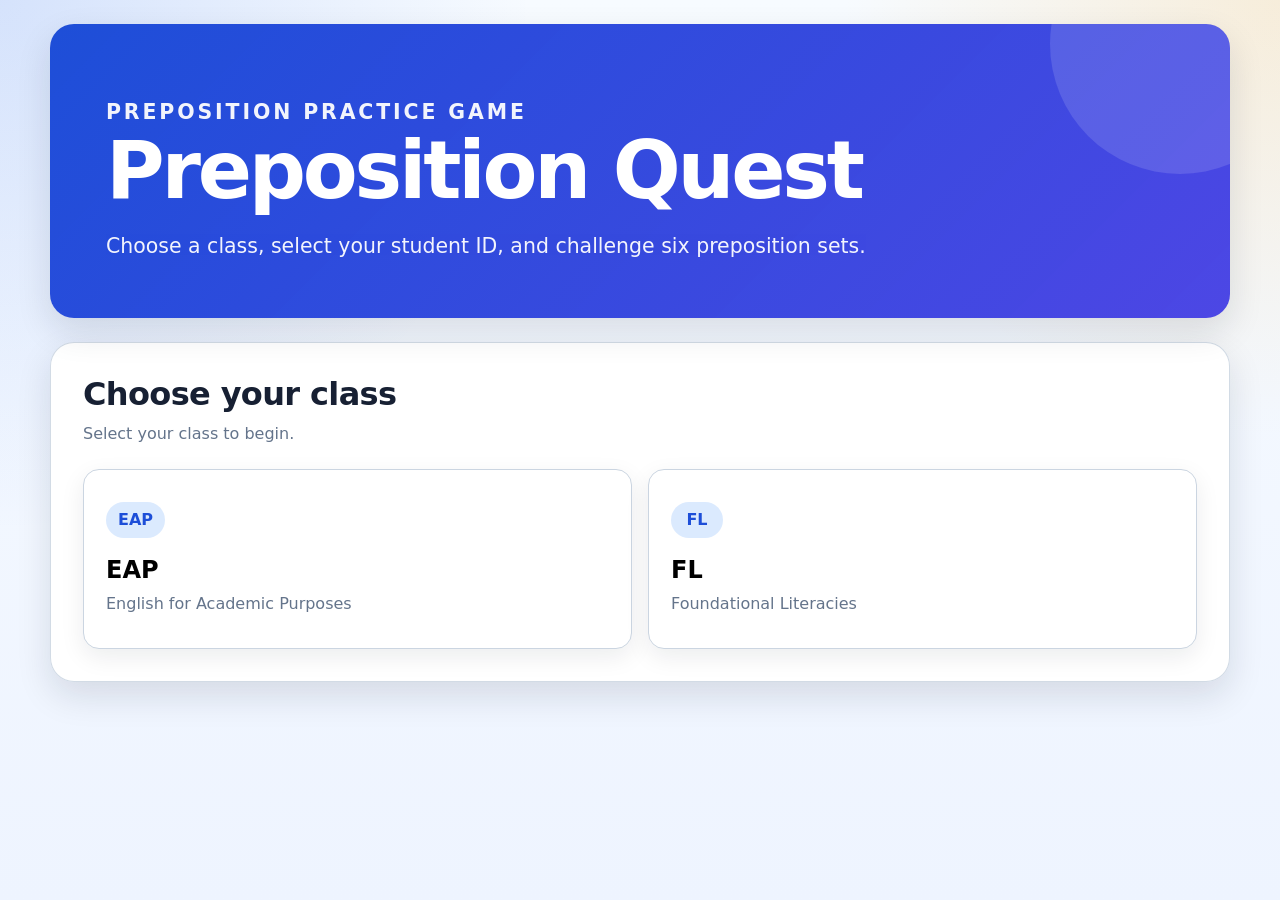
<file: index.html>
<!DOCTYPE html>
<html lang="en">
<head>
  <meta charset="UTF-8">
  <meta name="viewport" content="width=device-width, initial-scale=1, viewport-fit=cover">
  <meta name="theme-color" content="#1d4ed8">
  <meta name="description" content="A responsive preposition practice app for EAP and FL students.">
  <title>Preposition Quest</title>
  <link rel="stylesheet" href="styles.css?v=17">
</head>
<body>
  <div id="app" class="app-shell" aria-live="polite"></div>
  <noscript>This app requires JavaScript.</noscript>
  <script src="config.js?v=17"></script>
  <script src="app.js?v=17" defer></script>
  <script src="backend.js?v=17" defer></script>
  <script src="ui-tweaks.js?v=17" defer></script>
  <script src="gpt-button.js?v=17" defer></script>
  <script src="developer-mode.js?v=17" defer></script>
  <script src="question-order.js?v=17" defer></script>
  <script src="homework-goal.js?v=17" defer></script>
  <script src="achievement-preview.js?v=17" defer></script>
  <script src="achievement-gpt-link.js?v=17" defer></script>
  <script src="exercise-goal-compact.js?v=17" defer></script>
</body>
</html>
</file>
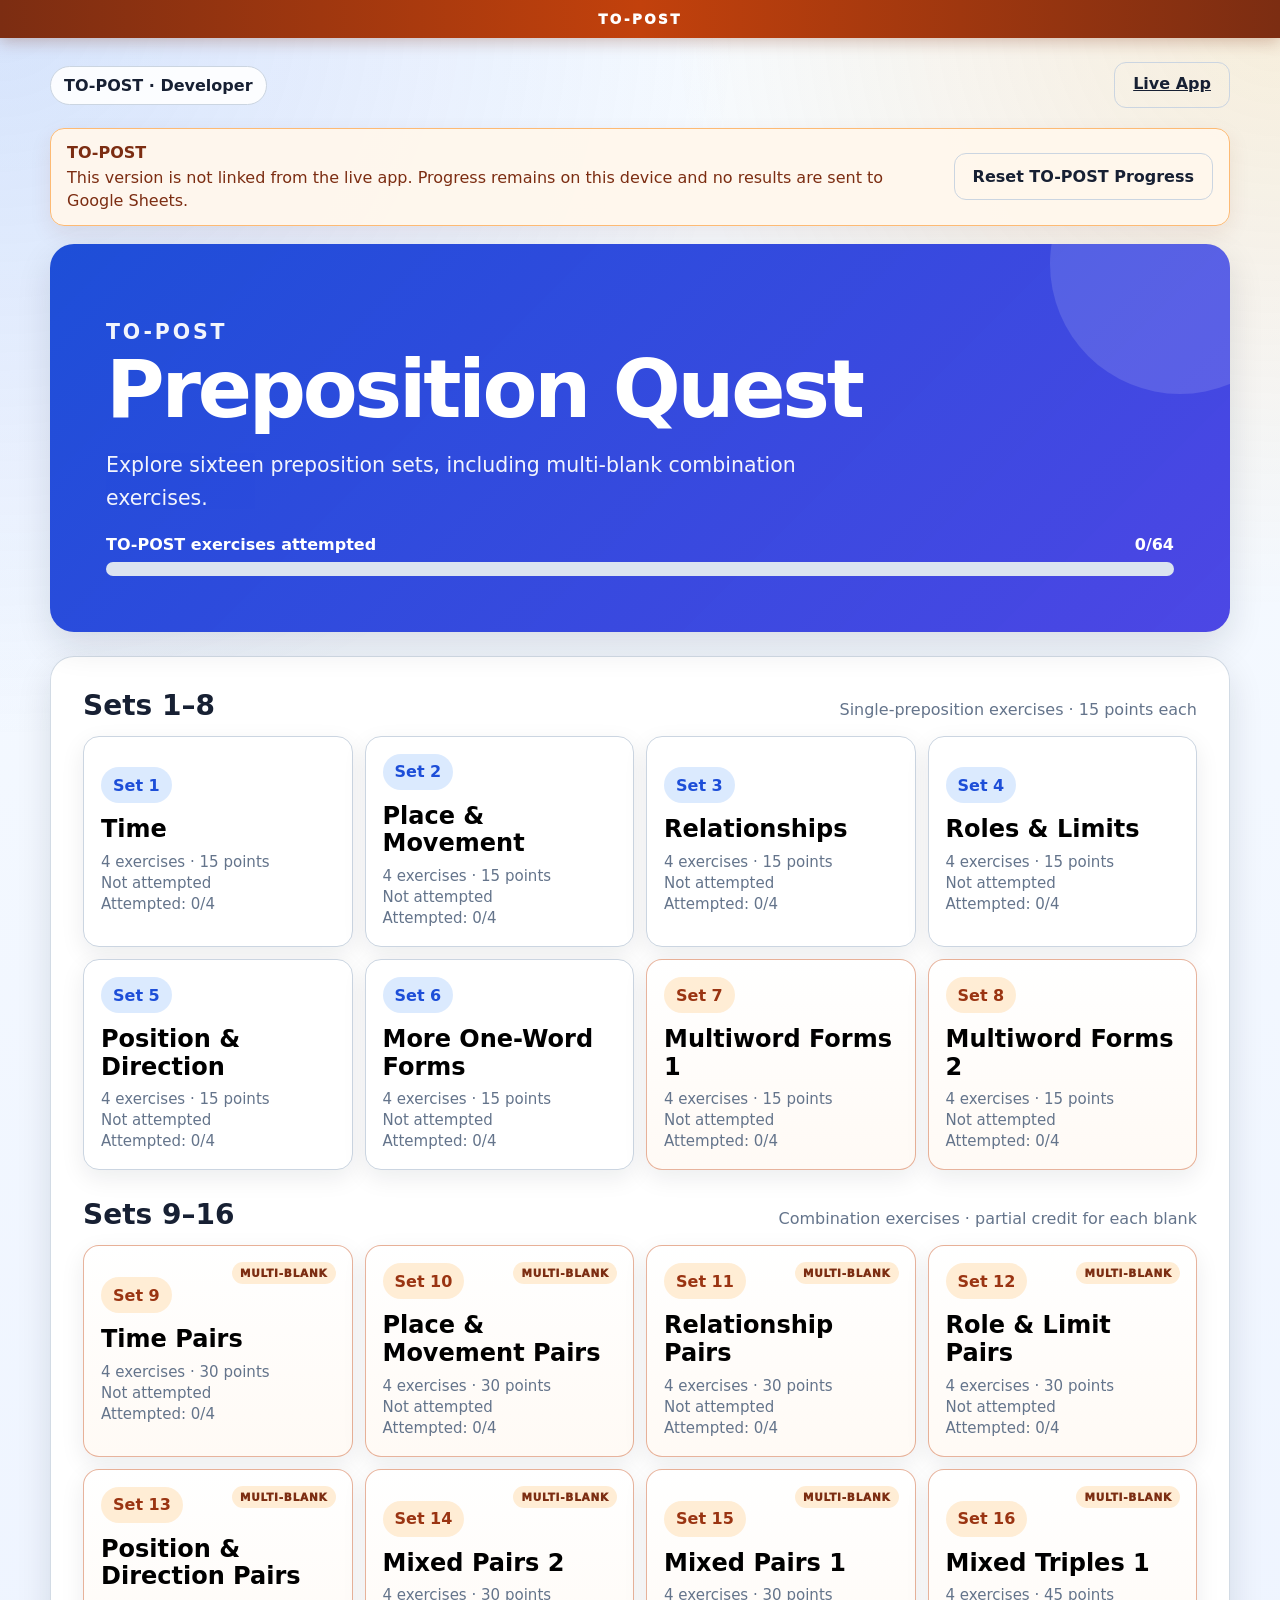
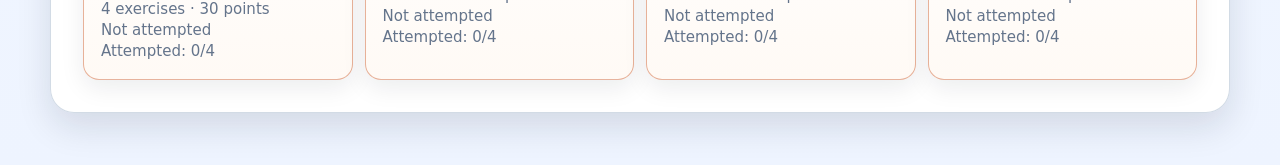
<file: to-post/index.html>
<!DOCTYPE html>
<html lang="en">
<head>
  <meta charset="UTF-8">
  <meta name="viewport" content="width=device-width, initial-scale=1, viewport-fit=cover">
  <meta name="theme-color" content="#1d4ed8">
  <meta name="robots" content="noindex, nofollow, noarchive">
  <meta name="description" content="TO-POST staging version of Preposition Quest.">
  <title>TO-POST | Preposition Quest</title>
  <link rel="stylesheet" href="../styles.css?v=17">
  <link rel="stylesheet" href="to-post.css?v=2">
  <link rel="stylesheet" href="word-bank-compact.css?v=1">
  <link rel="stylesheet" href="dashboard-compact.css?v=1">
</head>
<body>
  <div class="to-post-ribbon" aria-label="TO-POST staging version">TO-POST</div>
  <div id="app" class="app-shell" aria-live="polite"></div>
  <noscript>This app requires JavaScript.</noscript>
  <script src="data-loader.js?v=11" defer></script>
  <script src="app.js?v=5" defer></script>
</body>
</html>
</file>
<file: styles.css>
:root {
  --bg: #eef4ff;
  --surface: #ffffff;
  --surface-2: #f8fafc;
  --text: #172033;
  --muted: #64748b;
  --primary: #1d4ed8;
  --primary-2: #2563eb;
  --primary-soft: #dbeafe;
  --accent: #f59e0b;
  --success: #15803d;
  --success-soft: #dcfce7;
  --danger: #b91c1c;
  --danger-soft: #fee2e2;
  --border: #cbd5e1;
  --focus: #f97316;
  --shadow: 0 14px 35px rgba(15, 23, 42, 0.12);
  --radius-lg: 24px;
  --radius-md: 16px;
  --radius-sm: 10px;
  --safe-bottom: env(safe-area-inset-bottom, 0px);
}

* {
  box-sizing: border-box;
}

html {
  min-height: 100%;
  background: var(--bg);
}

body {
  margin: 0;
  min-height: 100vh;
  color: var(--text);
  font-family: Inter, ui-sans-serif, system-ui, -apple-system, BlinkMacSystemFont,
    "Segoe UI", "Noto Sans", "Noto Sans JP", sans-serif;
  background:
    radial-gradient(circle at top left, rgba(37, 99, 235, 0.16), transparent 34%),
    radial-gradient(circle at top right, rgba(245, 158, 11, 0.15), transparent 28%),
    linear-gradient(180deg, #f7fbff 0%, var(--bg) 100%);
}

button,
input,
select {
  font: inherit;
}

button {
  touch-action: manipulation;
}

button:focus-visible,
[tabindex]:focus-visible {
  outline: 4px solid rgba(249, 115, 22, 0.35);
  outline-offset: 3px;
}

.app-shell {
  min-height: 100vh;
}

.page {
  width: min(1180px, calc(100% - 28px));
  margin: 0 auto;
  padding: 24px 0 52px;
}

.page.exercise-page {
  width: min(1280px, calc(100% - 24px));
}

.hero {
  position: relative;
  overflow: hidden;
  padding: clamp(28px, 5vw, 56px);
  border-radius: var(--radius-lg);
  color: white;
  background:
    linear-gradient(135deg, rgba(29, 78, 216, 0.98), rgba(79, 70, 229, 0.94)),
    #1d4ed8;
  box-shadow: var(--shadow);
}

.hero::after {
  content: "";
  position: absolute;
  width: 260px;
  height: 260px;
  right: -80px;
  top: -110px;
  border-radius: 50%;
  background: rgba(255, 255, 255, 0.13);
}

.hero-kicker {
  margin: 0 0 8px;
  font-size: 0.82rem;
  font-weight: 800;
  letter-spacing: 0.14em;
  text-transform: uppercase;
  opacity: 0.84;
}

.hero h1,
.page-title {
  margin: 0;
  font-weight: 900;
  line-height: 1.06;
}

.hero h1 {
  font-size: clamp(2.25rem, 7vw, 5rem);
  letter-spacing: -0.04em;
}

.hero p {
  max-width: 760px;
  margin: 16px 0 0;
  font-size: clamp(1rem, 2.2vw, 1.28rem);
  line-height: 1.6;
  opacity: 0.94;
}

.panel {
  margin-top: 24px;
  padding: clamp(20px, 4vw, 32px);
  background: rgba(255, 255, 255, 0.96);
  border: 1px solid rgba(203, 213, 225, 0.85);
  border-radius: var(--radius-lg);
  box-shadow: var(--shadow);
}

.panel.compact {
  max-width: 760px;
  margin-left: auto;
  margin-right: auto;
}

.section-heading {
  margin: 0 0 8px;
  font-size: clamp(1.4rem, 3vw, 2rem);
  letter-spacing: -0.02em;
}

.section-note {
  margin: 0 0 22px;
  color: var(--muted);
  line-height: 1.6;
}

.class-grid,
.set-grid,
.exercise-grid,
.student-grid {
  display: grid;
  gap: 16px;
}

.class-grid {
  grid-template-columns: repeat(2, minmax(0, 1fr));
}

.set-grid {
  grid-template-columns: repeat(3, minmax(0, 1fr));
}

.exercise-grid {
  grid-template-columns: repeat(3, minmax(0, 1fr));
}

.student-grid {
  grid-template-columns: repeat(6, minmax(0, 1fr));
}

.class-card,
.set-card,
.exercise-card,
.student-button {
  border: 1px solid var(--border);
  background: var(--surface);
  border-radius: var(--radius-md);
}

.class-card,
.set-card,
.exercise-card {
  min-height: 180px;
  padding: 22px;
  text-align: left;
  cursor: pointer;
  box-shadow: 0 8px 24px rgba(15, 23, 42, 0.08);
  transition: transform 160ms ease, box-shadow 160ms ease, border-color 160ms ease;
}

.class-card:hover,
.set-card:hover,
.exercise-card:not([disabled]):hover,
.student-button:hover {
  transform: translateY(-3px);
  border-color: var(--primary-2);
  box-shadow: 0 14px 28px rgba(29, 78, 216, 0.14);
}

.class-badge,
.set-number,
.status-pill {
  display: inline-flex;
  align-items: center;
  justify-content: center;
  border-radius: 999px;
  font-weight: 800;
}

.class-badge,
.set-number {
  min-width: 52px;
  min-height: 36px;
  padding: 7px 12px;
  color: var(--primary);
  background: var(--primary-soft);
}

.class-card h2,
.set-card h2,
.exercise-card h3 {
  margin: 18px 0 8px;
}

.card-description,
.card-meta {
  color: var(--muted);
  line-height: 1.5;
}

.card-meta {
  margin-top: 14px;
  font-size: 0.94rem;
}

.star-row {
  margin-top: 12px;
  color: var(--accent);
  font-size: 1.22rem;
  letter-spacing: 0.08em;
}

.progress-wrap {
  margin-top: 20px;
}

.progress-row {
  display: flex;
  justify-content: space-between;
  gap: 12px;
  margin-bottom: 8px;
  font-weight: 700;
}

.progress-track {
  height: 14px;
  overflow: hidden;
  border-radius: 999px;
  background: #dbe4f0;
}

.progress-fill {
  height: 100%;
  border-radius: inherit;
  background: linear-gradient(90deg, var(--primary), #7c3aed);
  transition: width 300ms ease;
}

.topbar {
  display: flex;
  align-items: center;
  justify-content: space-between;
  gap: 16px;
  margin-bottom: 20px;
}

.topbar-left,
.topbar-right {
  display: flex;
  align-items: center;
  gap: 12px;
  flex-wrap: wrap;
}

.identity-chip {
  display: inline-flex;
  align-items: center;
  gap: 8px;
  padding: 9px 13px;
  border: 1px solid var(--border);
  border-radius: 999px;
  background: rgba(255, 255, 255, 0.9);
  font-weight: 800;
}

.btn {
  min-height: 46px;
  padding: 11px 18px;
  border: 0;
  border-radius: 12px;
  font-weight: 800;
  cursor: pointer;
  transition: transform 130ms ease, opacity 130ms ease, box-shadow 130ms ease;
}

.btn:hover:not(:disabled) {
  transform: translateY(-1px);
}

.btn:disabled {
  cursor: not-allowed;
  opacity: 0.48;
}

.btn-primary {
  color: white;
  background: linear-gradient(135deg, var(--primary), #4f46e5);
  box-shadow: 0 10px 20px rgba(29, 78, 216, 0.24);
}

.btn-secondary {
  color: var(--primary);
  background: var(--primary-soft);
}

.btn-ghost {
  color: var(--text);
  background: transparent;
  border: 1px solid var(--border);
}

.btn-danger {
  color: var(--danger);
  background: var(--danger-soft);
}

.button-row {
  display: flex;
  flex-wrap: wrap;
  gap: 12px;
  margin-top: 24px;
}

.passkey-display {
  display: flex;
  justify-content: center;
  gap: 16px;
  margin: 26px 0;
}

.passkey-dot {
  width: 22px;
  height: 22px;
  border: 3px solid var(--primary);
  border-radius: 50%;
  background: transparent;
}

.passkey-dot.filled {
  background: var(--primary);
}

.keypad {
  display: grid;
  grid-template-columns: repeat(3, minmax(72px, 1fr));
  gap: 12px;
  max-width: 410px;
  margin: 0 auto;
}

.keypad button {
  min-height: 64px;
  border: 1px solid var(--border);
  border-radius: 16px;
  color: var(--text);
  background: white;
  font-size: 1.25rem;
  font-weight: 900;
  cursor: pointer;
}

.keypad button:hover {
  border-color: var(--primary);
  background: var(--primary-soft);
}

.message {
  margin: 18px 0 0;
  padding: 13px 15px;
  border-radius: 12px;
  line-height: 1.5;
}

.message.error {
  color: var(--danger);
  background: var(--danger-soft);
}

.message.success {
  color: var(--success);
  background: var(--success-soft);
}

.message.info {
  color: #1e3a8a;
  background: var(--primary-soft);
}

.student-button {
  min-height: 54px;
  padding: 12px 8px;
  font-weight: 900;
  cursor: pointer;
}

.student-button.selected {
  color: white;
  border-color: var(--primary);
  background: var(--primary);
}

.status-pill {
  padding: 6px 10px;
  font-size: 0.78rem;
}

.status-pill.available {
  color: var(--success);
  background: var(--success-soft);
}

.status-pill.soon {
  color: #92400e;
  background: #fef3c7;
}

.exercise-card[disabled] {
  cursor: not-allowed;
  opacity: 0.72;
}

.exercise-header {
  padding: 22px;
  border-radius: var(--radius-lg);
  color: white;
  background: linear-gradient(135deg, #1d4ed8, #4f46e5);
  box-shadow: var(--shadow);
}

.exercise-header h1 {
  margin: 0;
  font-size: clamp(1.8rem, 4vw, 3rem);
}

.exercise-header-meta {
  display: flex;
  flex-wrap: wrap;
  gap: 10px 18px;
  margin-top: 12px;
  font-weight: 700;
  opacity: 0.92;
}

.exercise-layout {
  display: grid;
  grid-template-columns: minmax(0, 1fr) 290px;
  gap: 20px;
  align-items: start;
  margin-top: 20px;
}

.question-column {
  min-width: 0;
}

.word-bank-panel {
  position: sticky;
  top: 14px;
  z-index: 20;
  padding: 18px;
  border: 2px solid rgba(29, 78, 216, 0.18);
  border-radius: var(--radius-lg);
  background: rgba(255, 255, 255, 0.98);
  box-shadow: var(--shadow);
}

.word-bank-heading {
  display: flex;
  justify-content: space-between;
  align-items: center;
  gap: 10px;
  margin-bottom: 14px;
}

.word-bank-heading h2 {
  margin: 0;
  font-size: 1.1rem;
}

.word-bank-buttons {
  display: grid;
  grid-template-columns: repeat(2, minmax(0, 1fr));
  gap: 10px;
}

.word-button {
  min-height: 48px;
  padding: 10px 8px;
  border: 2px solid var(--primary-soft);
  border-radius: 12px;
  color: #173b8f;
  background: #eff6ff;
  font-weight: 900;
  cursor: pointer;
  overflow-wrap: anywhere;
}

.word-button:hover {
  border-color: var(--primary);
  background: #dbeafe;
}

.question-card {
  scroll-margin-top: 180px;
  margin-bottom: 14px;
  padding: 18px;
  border: 2px solid transparent;
  border-radius: var(--radius-md);
  background: rgba(255, 255, 255, 0.96);
  box-shadow: 0 6px 18px rgba(15, 23, 42, 0.07);
  transition: border-color 160ms ease, box-shadow 160ms ease, transform 160ms ease;
}

.question-card.active {
  border-color: var(--focus);
  box-shadow: 0 10px 26px rgba(249, 115, 22, 0.18);
  transform: translateY(-1px);
}

.question-card.correct {
  border-color: var(--success);
  background: linear-gradient(180deg, white, #f0fdf4);
}

.question-card.incorrect {
  border-color: var(--danger);
  background: linear-gradient(180deg, white, #fff7f7);
}

.question-number {
  display: inline-flex;
  align-items: center;
  justify-content: center;
  min-width: 34px;
  height: 34px;
  margin-right: 8px;
  border-radius: 50%;
  color: white;
  background: var(--primary);
  font-weight: 900;
  vertical-align: middle;
}

.question-english {
  margin: 0;
  font-size: clamp(1rem, 2vw, 1.22rem);
  line-height: 1.7;
  font-weight: 750;
}

.question-japanese {
  margin: 10px 0 0 44px;
  color: #475569;
  line-height: 1.65;
}

.blank-button {
  display: inline-flex;
  align-items: center;
  justify-content: center;
  min-width: 118px;
  min-height: 42px;
  margin: 0 4px;
  padding: 5px 12px;
  border: 2px dashed var(--primary);
  border-radius: 10px;
  color: var(--primary);
  background: #eff6ff;
  font-weight: 900;
  cursor: pointer;
  vertical-align: middle;
}

.blank-button.answered {
  border-style: solid;
  color: white;
  background: var(--primary);
}

.answer-feedback {
  margin: 12px 0 0 44px;
  padding: 12px 14px;
  border-radius: 10px;
  line-height: 1.6;
}

.answer-feedback.correct {
  color: var(--success);
  background: var(--success-soft);
}

.answer-feedback.incorrect {
  color: var(--danger);
  background: var(--danger-soft);
}

.exercise-footer {
  position: sticky;
  bottom: 14px;
  z-index: 16;
  display: flex;
  align-items: center;
  justify-content: space-between;
  gap: 16px;
  margin-top: 20px;
  padding: 14px 16px;
  border: 1px solid var(--border);
  border-radius: 18px;
  background: rgba(255, 255, 255, 0.96);
  box-shadow: var(--shadow);
  backdrop-filter: blur(12px);
}

.answer-count {
  font-weight: 900;
}

.score-panel {
  text-align: center;
}

.score-number {
  margin: 8px 0;
  font-size: clamp(3.2rem, 10vw, 6.5rem);
  font-weight: 950;
  line-height: 1;
  letter-spacing: -0.06em;
  color: var(--primary);
}

.score-stars {
  color: var(--accent);
  font-size: 2rem;
  letter-spacing: 0.08em;
}

.result-summary {
  margin: 12px auto 0;
  color: var(--muted);
  font-size: 1.08rem;
}

.results-list {
  margin-top: 24px;
}

.submission-status {
  margin-top: 16px;
}

.footer-note {
  margin-top: 28px;
  color: var(--muted);
  font-size: 0.9rem;
  line-height: 1.6;
}

.hidden {
  display: none !important;
}

@media (max-width: 1040px) {
  .set-grid,
  .exercise-grid {
    grid-template-columns: repeat(2, minmax(0, 1fr));
  }

  .student-grid {
    grid-template-columns: repeat(5, minmax(0, 1fr));
  }

  .exercise-layout {
    display: flex;
    flex-direction: column;
  }

  .word-bank-panel {
    order: -1;
    width: 100%;
    top: 8px;
  }

  .word-bank-buttons {
    grid-template-columns: repeat(5, minmax(0, 1fr));
  }
}

@media (max-width: 720px) {
  .page,
  .page.exercise-page {
    width: min(100% - 18px, 100%);
    padding-top: 10px;
  }

  .hero,
  .panel,
  .exercise-header {
    border-radius: 18px;
  }

  .class-grid,
  .set-grid,
  .exercise-grid {
    grid-template-columns: 1fr;
  }

  .student-grid {
    grid-template-columns: repeat(3, minmax(0, 1fr));
  }

  .topbar {
    align-items: flex-start;
    flex-direction: column;
  }

  .topbar-right {
    width: 100%;
  }

  .word-bank-panel {
    position: fixed;
    left: 0;
    right: 0;
    bottom: 0;
    top: auto;
    z-index: 80;
    width: 100%;
    padding: 12px 12px calc(12px + var(--safe-bottom));
    border-radius: 20px 20px 0 0;
    border-left: 0;
    border-right: 0;
    border-bottom: 0;
    max-height: 42vh;
    overflow-y: auto;
  }

  .word-bank-heading {
    margin-bottom: 8px;
  }

  .word-bank-buttons {
    grid-template-columns: repeat(5, minmax(0, 1fr));
    gap: 7px;
  }

  .word-button {
    min-height: 44px;
    padding: 8px 4px;
    font-size: 0.83rem;
  }

  .question-column {
    padding-bottom: 300px;
  }

  .question-card {
    scroll-margin-top: 16px;
    padding: 15px;
  }

  .question-japanese,
  .answer-feedback {
    margin-left: 0;
  }

  .blank-button {
    min-width: 102px;
  }

  .exercise-footer {
    position: static;
    align-items: stretch;
    flex-direction: column;
    margin-bottom: 0;
  }

  .exercise-footer .btn {
    width: 100%;
  }
}

@media (max-width: 440px) {
  .hero h1 {
    font-size: 2.45rem;
  }

  .student-grid {
    grid-template-columns: repeat(3, minmax(0, 1fr));
  }

  .word-bank-buttons {
    grid-template-columns: repeat(2, minmax(0, 1fr));
  }

  .word-bank-panel {
    max-height: 48vh;
  }

  .question-column {
    padding-bottom: 360px;
  }
}

@media (prefers-reduced-motion: reduce) {
  *,
  *::before,
  *::after {
    scroll-behavior: auto !important;
    transition: none !important;
    animation: none !important;
  }
}
</file>
<file: to-post/to-post.css>
:root {
  --to-post: #7c2d12;
  --to-post-soft: #fff7ed;
}

body {
  padding-top: 38px;
}

.to-post-ribbon {
  position: fixed;
  inset: 0 0 auto 0;
  z-index: 5000;
  display: flex;
  align-items: center;
  justify-content: center;
  height: 38px;
  color: #fff;
  background: linear-gradient(90deg, #7c2d12, #c2410c, #7c2d12);
  box-shadow: 0 4px 16px rgba(124, 45, 18, 0.28);
  font-size: 0.84rem;
  font-weight: 950;
  letter-spacing: 0.18em;
}

.to-post-notice {
  display: grid;
  grid-template-columns: minmax(0, 1fr) auto;
  align-items: center;
  gap: 12px;
  margin-bottom: 18px;
  padding: 12px 16px;
  border: 1px solid #fdba74;
  border-radius: 14px;
  color: #7c2d12;
  background: rgba(255, 247, 237, 0.97);
  box-shadow: 0 8px 22px rgba(124, 45, 18, 0.09);
  line-height: 1.45;
}

.to-post-notice strong {
  display: block;
  margin-bottom: 2px;
}

.to-post-notice .btn {
  white-space: nowrap;
}

.set-section-heading {
  display: flex;
  align-items: baseline;
  justify-content: space-between;
  gap: 16px;
  margin: 28px 0 14px;
}

.set-section-heading:first-child {
  margin-top: 0;
}

.set-section-heading h2 {
  margin: 0;
  font-size: clamp(1.25rem, 3vw, 1.75rem);
}

.set-section-heading p {
  margin: 0;
  color: var(--muted);
  text-align: right;
}

.set-grid.to-post-grid {
  grid-template-columns: repeat(4, minmax(0, 1fr));
}

.set-card[data-new-set="true"] {
  border-color: rgba(194, 65, 12, 0.4);
  background: linear-gradient(180deg, #fff, #fffaf5);
}

.set-card[data-new-set="true"] .set-number {
  color: #9a3412;
  background: #ffedd5;
}

.set-card[data-multi-blank="true"]::after {
  content: "MULTI-BLANK";
  position: absolute;
  top: 16px;
  right: 16px;
  padding: 5px 8px;
  border-radius: 999px;
  color: #7c2d12;
  background: #ffedd5;
  font-size: 0.66rem;
  font-weight: 950;
  letter-spacing: 0.07em;
}

.set-card {
  position: relative;
}

.exercise-card .points-pill {
  display: inline-flex;
  margin-left: 6px;
  padding: 5px 9px;
  border-radius: 999px;
  color: #4338ca;
  background: #eef2ff;
  font-size: 0.75rem;
  font-weight: 900;
}

.exercise-instructions {
  margin-top: 10px;
  color: rgba(255, 255, 255, 0.9);
  line-height: 1.5;
}

.question-card.multi-blank .blank-button {
  min-width: 104px;
}

.blank-button.active-blank {
  border-color: var(--focus);
  box-shadow: 0 0 0 4px rgba(249, 115, 22, 0.17);
}

.blank-position {
  display: inline-flex;
  align-items: center;
  justify-content: center;
  min-width: 20px;
  height: 20px;
  margin-right: 6px;
  border-radius: 999px;
  color: #fff;
  background: rgba(29, 78, 216, 0.72);
  font-size: 0.68rem;
  font-weight: 900;
}

.blank-button.answered .blank-position {
  color: var(--primary);
  background: #fff;
}

.word-bank-panel.large-bank .word-bank-buttons {
  grid-template-columns: repeat(2, minmax(0, 1fr));
}

.word-bank-subtitle {
  margin: -8px 0 12px;
  color: var(--muted);
  font-size: 0.78rem;
  line-height: 1.35;
}

.results-list .blank-result-row {
  display: flex;
  flex-wrap: wrap;
  gap: 8px;
  margin: 12px 0 0 44px;
}

.blank-result {
  display: inline-flex;
  align-items: center;
  gap: 5px;
  padding: 7px 10px;
  border-radius: 999px;
  font-size: 0.82rem;
  font-weight: 900;
}

.blank-result.correct {
  color: var(--success);
  background: var(--success-soft);
}

.blank-result.incorrect {
  color: var(--danger);
  background: var(--danger-soft);
}

.score-threshold-note {
  margin: 12px auto 0;
  color: var(--muted);
  line-height: 1.5;
}

.local-only-note {
  margin-top: 16px;
  padding: 10px 12px;
  border-radius: 12px;
  color: #475569;
  background: #f8fafc;
  font-size: 0.9rem;
}

.empty-state {
  padding: 32px;
  text-align: center;
  color: var(--muted);
}

@media (max-width: 1120px) {
  .set-grid.to-post-grid {
    grid-template-columns: repeat(3, minmax(0, 1fr));
  }
}

@media (max-width: 820px) {
  .set-grid.to-post-grid {
    grid-template-columns: repeat(2, minmax(0, 1fr));
  }

  .to-post-notice {
    grid-template-columns: 1fr;
  }

  .to-post-notice .btn {
    justify-self: start;
  }

  .set-section-heading {
    align-items: flex-start;
    flex-direction: column;
    gap: 4px;
  }

  .set-section-heading p {
    text-align: left;
  }
}

@media (max-width: 720px) {
  body {
    padding-top: 34px;
  }

  .to-post-ribbon {
    height: 34px;
  }

  .results-list .blank-result-row {
    margin-left: 0;
  }

  .word-bank-panel.large-bank {
    max-height: 52vh;
  }

  .question-column {
    padding-bottom: 390px;
  }
}

@media (max-width: 520px) {
  .set-grid.to-post-grid {
    grid-template-columns: 1fr;
  }

  .set-card[data-multi-blank="true"]::after {
    top: 12px;
    right: 12px;
  }
}
</file>
<file: to-post/word-bank-compact.css>
/* Compact word banks for later TO-POST exercises. */

@media (min-width: 1041px) {
  .exercise-layout {
    grid-template-columns: minmax(0, 1fr) 250px;
    gap: 16px;
  }

  .word-bank-panel.large-bank {
    max-height: calc(100vh - 72px);
    overflow-y: auto;
    padding: 12px;
  }

  .word-bank-panel.large-bank .word-bank-heading {
    margin-bottom: 5px;
  }

  .word-bank-panel.large-bank .word-bank-heading h2 {
    font-size: 1rem;
  }

  .word-bank-panel.large-bank .word-bank-heading span {
    font-size: 0.78rem;
    white-space: nowrap;
  }

  .word-bank-panel.large-bank .word-bank-subtitle {
    margin: 0 0 8px;
    font-size: 0.68rem;
    line-height: 1.25;
  }

  .word-bank-panel.large-bank .word-bank-buttons {
    grid-template-columns: repeat(2, minmax(0, 1fr));
    gap: 5px;
  }

  .word-bank-panel.large-bank .word-button {
    min-height: 35px;
    padding: 5px 4px;
    border-width: 1.5px;
    border-radius: 8px;
    font-family: "Arial Narrow", "Roboto Condensed", "Noto Sans", sans-serif;
    font-size: 0.76rem;
    font-stretch: condensed;
    line-height: 1.08;
    letter-spacing: -0.015em;
  }
}

@media (max-width: 1040px) {
  .word-bank-panel.large-bank {
    order: -1;
    width: 100%;
    max-height: 190px;
    overflow-y: auto;
    padding: 10px 12px;
  }

  .word-bank-panel.large-bank .word-bank-heading {
    margin-bottom: 6px;
  }

  .word-bank-panel.large-bank .word-bank-heading h2 {
    font-size: 1rem;
  }

  .word-bank-panel.large-bank .word-bank-heading span {
    font-size: 0.8rem;
    white-space: nowrap;
  }

  .word-bank-panel.large-bank .word-bank-subtitle {
    display: none;
  }

  .word-bank-panel.large-bank .word-bank-buttons {
    grid-template-columns: repeat(auto-fit, minmax(88px, 1fr));
    gap: 6px;
  }

  .word-bank-panel.large-bank .word-button {
    min-height: 33px;
    padding: 4px 4px;
    border-width: 1.5px;
    border-radius: 8px;
    font-family: "Arial Narrow", "Roboto Condensed", "Noto Sans", sans-serif;
    font-size: 0.73rem;
    font-stretch: condensed;
    line-height: 1.08;
    letter-spacing: -0.015em;
  }
}

@media (max-width: 720px) {
  .word-bank-panel.large-bank {
    max-height: 31vh;
    padding: 9px 10px calc(9px + var(--safe-bottom));
  }

  .word-bank-panel.large-bank .word-bank-heading {
    position: sticky;
    top: -9px;
    z-index: 2;
    margin: -1px -2px 6px;
    padding: 5px 2px 6px;
    background: rgba(255, 255, 255, 0.98);
  }

  .word-bank-panel.large-bank .word-bank-buttons {
    grid-template-columns: repeat(4, minmax(0, 1fr));
    gap: 5px;
  }

  .word-bank-panel.large-bank .word-button {
    min-height: 34px;
    padding: 4px 2px;
    font-size: 0.69rem;
  }

  .question-column {
    padding-bottom: calc(31vh + 58px);
  }
}

@media (max-width: 440px) {
  .word-bank-panel.large-bank {
    max-height: 30vh;
  }

  .word-bank-panel.large-bank .word-bank-buttons {
    grid-template-columns: repeat(3, minmax(0, 1fr));
  }

  .word-bank-panel.large-bank .word-button {
    min-height: 33px;
    font-size: 0.7rem;
  }

  .question-column {
    padding-bottom: calc(30vh + 58px);
  }
}
</file>
<file: to-post/dashboard-compact.css>
/* Compact the 16-set TO-POST dashboard without changing set pages. */

.set-grid.to-post-grid {
  gap: 12px;
}

.set-grid.to-post-grid .set-card {
  min-height: 138px;
  padding: 17px;
}

.set-grid.to-post-grid .set-card .card-description {
  display: none;
}

.set-grid.to-post-grid .set-card h2 {
  margin: 13px 0 6px;
  line-height: 1.15;
}

.set-grid.to-post-grid .set-card .card-meta {
  margin-top: 8px;
  line-height: 1.4;
}

@media (max-width: 720px) {
  .set-grid.to-post-grid .set-card {
    min-height: 0;
    padding: 16px;
  }
}
</file>
